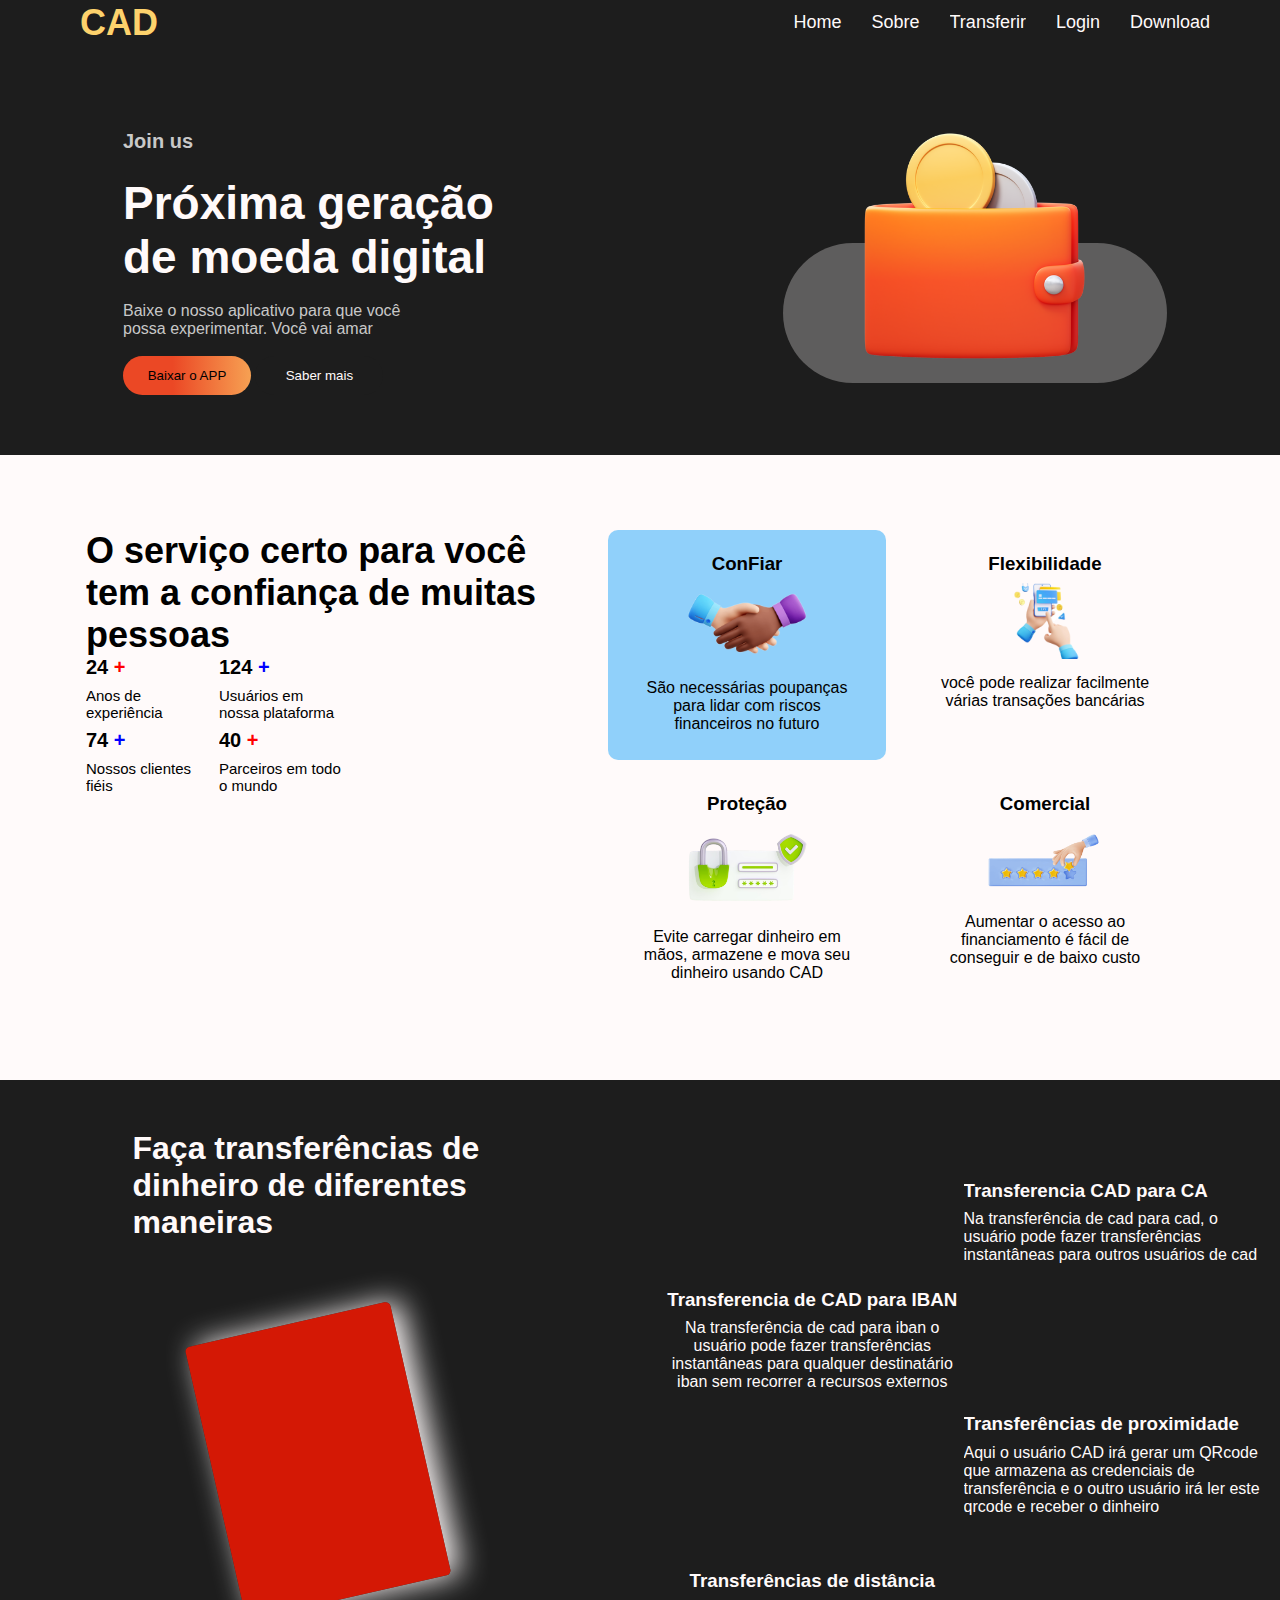
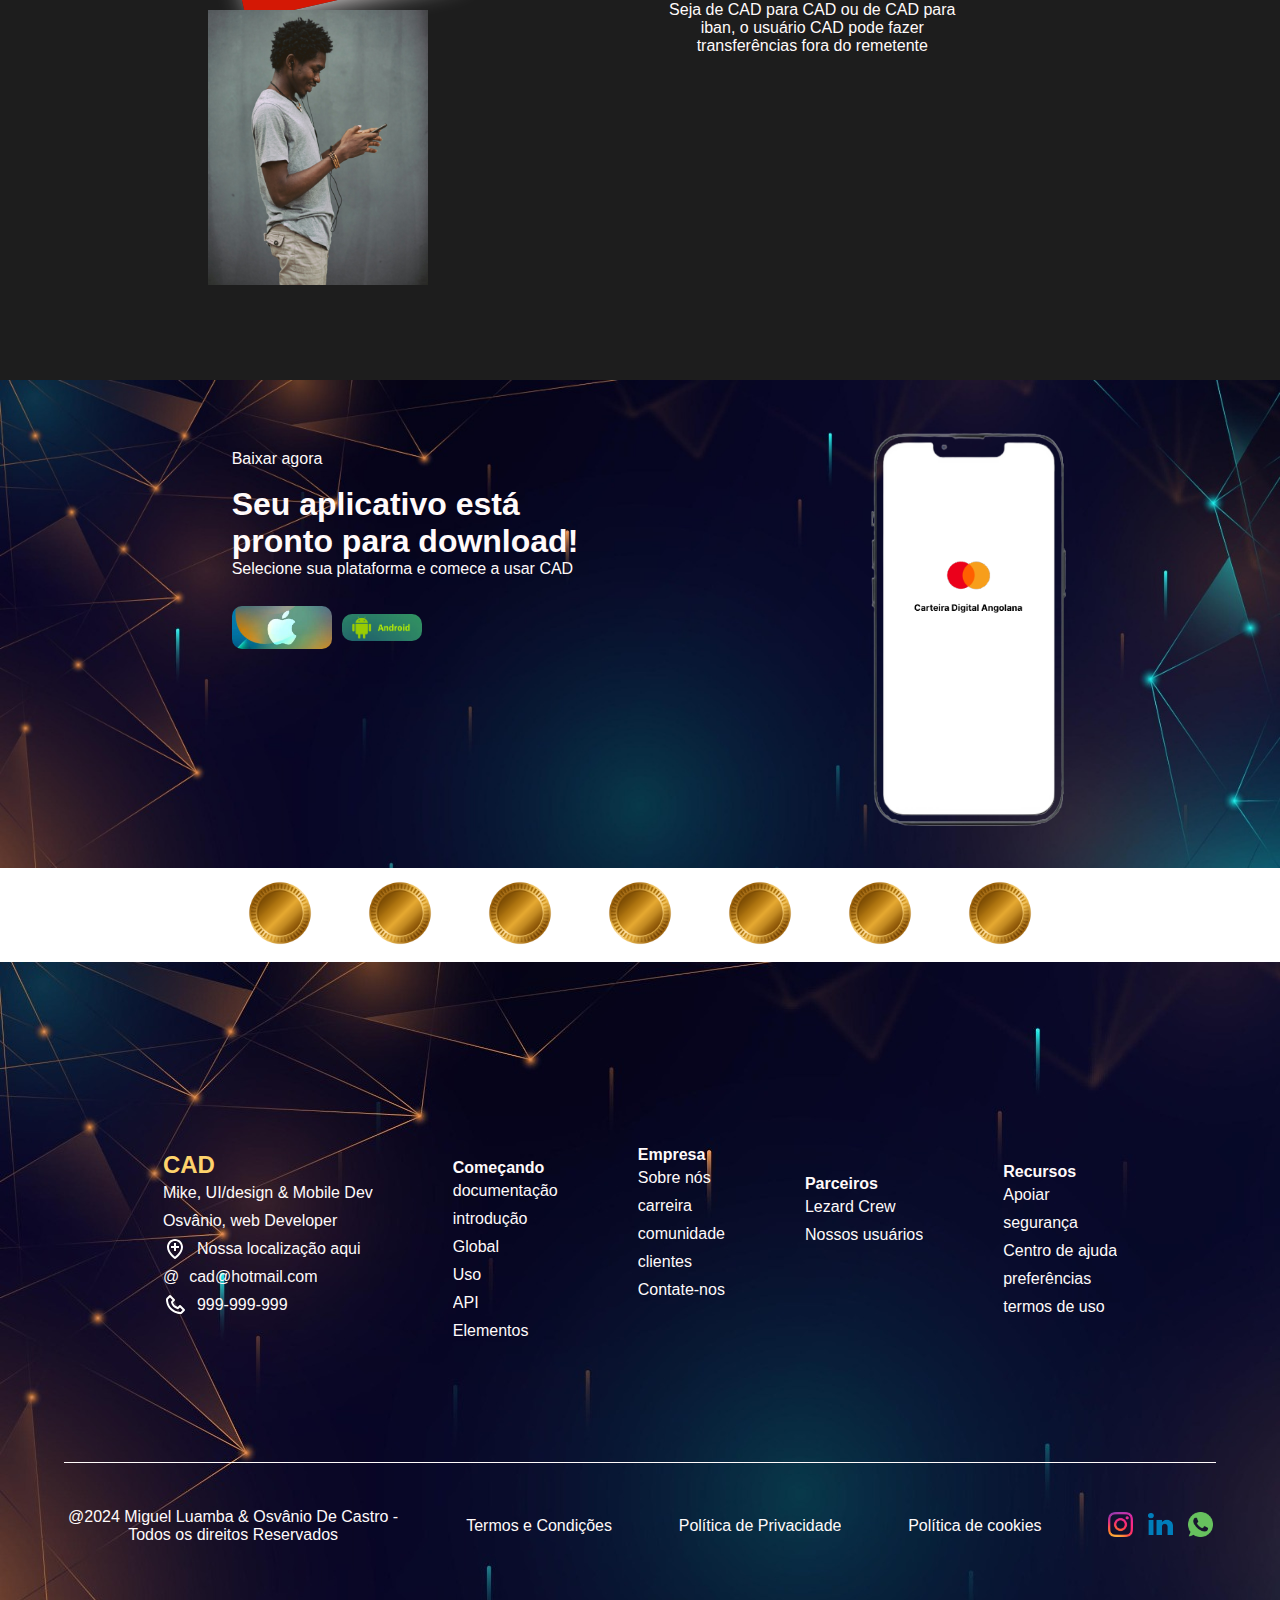
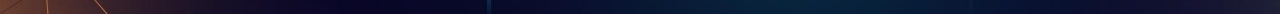
<file: app/views/index.html>
<!DOCTYPE html>
<html lang="en">
<head>
    <meta charset="UTF-8">
    <meta name="viewport" content="width=device-width, initial-scale=1.0">
    <link rel="stylesheet" href="../../public/Css/cad.css">
    <title>CAD</title>
</head>
<body>
    <div class="container">
        <header>
            <h1>CAD</h1>
            <ul>
                <li><a href="">Home</a></l1>
                <li><a href="">Sobre</a></li>
                <li><a href="">Transferir</a></li>
                <li><a href="">Login</a></li>
                <li><a href="">Download</a></li>
            </ul>
        </header>
        <article>
            <div class="left">
                <h4>Join us</h4>
                <p>&nbsp;</p>
                <h1>Próxima geração de moeda digital</h1>
                <p>&nbsp;</p>
                <p>Baixe o nosso aplicativo para que você possa experimentar. Você vai amar</p>
                <p>&nbsp;</p>
                <div class="boxButtons">
                    <button>Baixar o APP</button>
                    <button>Saber mais</button>
                </div>
            </div>
            <div class="right">
                <img src="../../public/assets/img/pasta.png" alt="">
            </div>
        </article>
        <main>
            <div class="box1">
                <h1>O serviço certo para você tem a confiança de muitas pessoas</h1>
                <div class="hand">
                    <div class="just">
                        <h4>24 <span class="redM">+</span></h4>
                        <p>Anos de experiência</p>
                    </div>
                    <div class="just1">
                        <h4>124 <span class="blueM" >+</span></h4>
                        <p>Usuários em nossa plataforma</p>
                    </div>
                </div>
                <div class="hear">
                    <div class="just">
                        <h4>74 <span class="blueM">+</span></h4>
                        <p>Nossos clientes fiéis </p>
                    </div>
                    <div class="just1">
                        <h4>40 <span class="redM">+</span> </h4>
                        <p>Parceiros em todo o mundo</p>
                    </div>
                </div>
            </div>
            <div class="box2">
                <div class="thing">
                    <div class="just2">
                        <h3>ConFiar</h3>
                        <img src="../../public/assets/img/download1.png" alt="">
                        <p>São necessárias poupanças para lidar com riscos financeiros no futuro</p>
                    </div>
                    <div class="just3">
                        <h3>Flexibilidade</h3>
                        <img src="../../public/assets/img/download2.png" alt="">
                        <p>você pode realizar facilmente várias transações bancárias</p>
                    </div>
                </div>
                <div class="pain">
                    <div class="thing">
                        <div class="just4">
                            <h3>Proteção</h3>
                            <img src="../../public/assets/img/download3.png" alt="">
                            <p>Evite carregar dinheiro em mãos, armazene e mova seu dinheiro usando CAD</p>
                        </div>
                        <div class="just5">
                            <h3>Comercial</h3>
                            <img src="../../public/assets/img/download4.png" alt="">
                            <p>Aumentar o acesso ao financiamento é fácil de conseguir e de baixo custo</p>
                        </div>

                </div>
            </div>
        </main>
        <div class="dark">
            <div class="dark0">
                <h1>Faça transferências de dinheiro de diferentes maneiras</h1>
                <div class="boxRed"></div>
                <div class="img">
                    <img src="../../public/assets/img/black man.jpg" alt="">
                </div>
            </div>
            <div class="dark1">
               <div class="text">
                   <div class="black0">
                       <h3>Transferencia de CAD para IBAN</h3>
                       <p>Na transferência de cad para iban o usuário pode fazer transferências instantâneas para qualquer destinatário iban sem recorrer a recursos externos</p>
                   </div>
                   <div class="black1">
                       <h3>Transferências de distância</h3>
                       <p>Seja de CAD para CAD ou de CAD para iban, o usuário CAD pode fazer transferências fora do remetente</p>
                   </div>
               </div>
               <div class="text1">
                    <div class="black2">
                        <h3>Transferencia CAD para CA</h3>
                        <p>Na transferência de cad para cad, o usuário pode fazer transferências instantâneas para outros usuários de cad</p>
                    </div>
                    <div class="black3">
                        <h3>Transferências de proximidade</h3>
                        <p>Aqui o usuário CAD irá gerar um QRcode que armazena as credenciais de transferência e o outro usuário irá ler este qrcode e receber o dinheiro</p>
                    </div>
                </div>
            </div>
        </div>
        <div class="nice">
            <div class="lower">
                <p>Baixar agora</p>
                <p>&nbsp;</p>
                <h1>Seu aplicativo está pronto para download!</h1>
                <p>Selecione sua plataforma e comece a usar CAD</p>
                <p>&nbsp;</p>
                <div class="apple">
                    <div class="G1">
                        <img src="../../public/assets/img/apple.jpg" alt="">
                    </div>
                    <div class="G2">
                        <img src="../../public/assets/img/android.jpg" alt="">
                    </div>
                </div>
            </div>
            <div class="phone">
                <img src="../../public/assets/img/celular.png" alt="">
            </div>
        </div>
        <div class="coin">
            <div class="coin1">
                <img src="../../public/assets/img/coin.png" alt="">
            </div>
            <div class="coin1">
                <img src="../../public/assets/img/coin.png" alt="">
            </div>
            <div class="coin1">
                <img src="../../public/assets/img/coin.png" alt="">
            </div>
            <div class="coin1">
                <img src="../../public/assets/img/coin.png" alt="">
            </div>
            <div class="coin1">
                <img src="../../public/assets/img/coin.png" alt="">
            </div>
            <div class="coin1">
                <img src="../../public/assets/img/coin.png" alt="">
            </div>
            <div class="coin1">
                <img src="../../public/assets/img/coin.png" alt="">
            </div>
        </div>
        <footer>
            <div class="range">
                <div class="cad">
                    <h2>CAD</h2>
                    <p>Mike, UI/design & Mobile Dev</p>
                    <p> Osvânio, web Developer</p>
                    <div class="location">
                        <img src="../../public/assets/icons/bx-location-plus.svg" alt="">
                        <p>Nossa localização aqui</p>
                    </div>
                    <div class="email">
                        <p>@</p>
                        <p>cad@hotmail.com</p>
                    </div>
                    <div class="number">
                        <img src="../../public/assets/icons/bx-phone.svg" alt="">
                        <p>999-999-999</p>
                    </div>
                </div>
                <div class="getting">
                    <h4>Começando</h4>
                    <p>documentação</p>
                    <p>introdução</p>
                    <p>Global</p>
                    <p>Uso</p>
                    <p>API</p>
                    <p>Elementos</p>
                </div>
                <div class="company">
                    <h4>Empresa</h4>
                    <p>Sobre nós</p>
                    <p>carreira</p>
                    <p>comunidade</p>
                    <p>clientes</p>
                    <p>Contate-nos</p>
                </div>
                <div class="parter">
                    <h4>Parceiros</h4>
                    <p>Lezard Crew</p>
                    <p>Nossos usuários</p>
                </div>
                <div class="resources">
                    <h4>Recursos</h4>
                    <p>Apoiar</p>
                    <p>segurança</p>
                    <p>Centro de ajuda</p>
                    <p>preferências</p>
                    <p>termos de uso</p>
                </div>
            </div>
            <div class="reta"></div>
            <div class="wish">
                <div class="yeager">
                    <p>@2024 Miguel Luamba & Osvânio De Castro -Todos os direitos Reservados</p>
                </div>
                <div class="terms">
                    <p>Termos e Condições</p>
                </div>
                <div class="policity">
                    <p>Política de Privacidade</p>
                </div>
                <div class="cookies">
                    <p>Política de cookies</p>
                </div>
                <div class="icons">
                    <div class="icons0">
                        <img src="../../public/assets/img/instagram.png" alt="">
                    </div>
                    <div class="icons0">
                        <img src="../../public/assets/img/Icons.png" alt="">
                    </div>
                    <div class="icons0">
                        <img src="../../public/assets/img/whatsAp.png" alt="">
                    </div>

                </div>

            </div>
        </footer>



    </div>
</body>
</html>
</file>
<file: public/Css/cad.css>
@charset "utf-8";
:root{
    --cor0:#1d1d1d;
    --cor2:#5e5d5d;
    --cor3:#0C9FFA75;
    --cor4:#75c0e328;
    --cor5:#fffafa;
    --cor6:#f98d33;
    --cor7:#FDD26C; 
    --cor8:#EB4825;
    --cor9:#C8C8C8;
}

*{
    margin: 0;
    padding: 0;
    font-family: Arial, Helvetica, sans-serif;
    overflow-x: hidden;
}
.container{
    /* background-color: var(--cor0); */
    
}
header{
    font-size: 18px;
    width: 100%;
    padding: 0 30px;
    height: 45px;
    display: flex;
    justify-content: space-between;
    align-items: center;
    position: fixed;
    z-index: 3;
    /* color: var(--cor5); */
    background-color: var(--cor0);
}
header h1{
    font-size: 36px;
    padding-left: 50px;
    color: var(--cor7);

}
header ul{
    display: flex;
    list-style: none;
    padding-right: 100px;
    gap: 30px;
}
ul li a{ 
    color: var(--cor5);
    text-decoration: none;
}

article{
    width: 100%;
    padding: 10px 0;
    display: flex;
    background-color: var(--cor0);
    padding: 120px 0 50px;
    color: var(--cor5);
    align-items: center;
    justify-content: center;
    gap: 10px;
}
.left{
    width: 50%;
    padding: 10px;
}
.left h4{
    font-size: 20px;
    color:var(--cor9);
}
.left h1{
    font-size: 46px;
    padding: 5px 0 0;
    width: 65%;
}
.left p{
    width: 49%;
    color:var(--cor9);

}
.boxButtons button{
    width: 20%;
    padding: 12px;
    cursor: pointer;
    border: none;
    border-radius: 20px;
}
.boxButtons button:nth-child(1){
    background: linear-gradient(89.46deg, var(--cor8) 39%, var(--cor7) 133.74%);
}
.boxButtons button:nth-child(1):hover{
    background: linear-gradient( var(--cor5));
    color: var(--cor5);
    transition: all 0.5s ease;
}
.boxButtons button:nth-child(2){
    background-color: var(--cor0);
    color: var(--cor5);
    transition: all 0.5s ease;
}
.boxButtons button:nth-child(2):hover{
    background: linear-gradient(79.46deg, var(--cor8) 28.38%, var(--cor7) 133.74%);
    color: var(--cor0);
    transition: all 0.5s ease;
}

.right{
    width: 30%;
    display: flex;
    justify-content: center;
    height: 140px;
    margin-top: 100px;
    border-radius: 100px;
    background-color:var(--cor2);
}
.right img{
    width: 20%;
    position: absolute;
    top: 130px;
}
main{
    width: 100%;
    display: flex;
    padding-top: 75px;
    justify-content: center;
    background-color: var(--cor5);
}
.box1{
    width: 40%;
}
.box1 h1{
    font-size: 36px;
    width: 480px;
}
.hand, .hear{
    width: 50%;
    display: flex;
    gap: 10px;
    font-size: 20px;
}
.hand p, .hear p{
    font-size: 15px;
}
.blueM{
    color: blue;
}
.redM{
    color: red;

}
.just, .just1{
    width: 100%;
}
.just p, .just1 p{
    padding: 8px 0;
}

.box2{
    width: 45%;
    padding: 0 10px 80px;
}
.thing, .pain{
    width: 100%;
    display: flex;
    justify-content: center;
    align-items: center;
    gap: 20px;
}
.just2, .just3, .just4, .just5{
    width: 400px;
    height: 200px;
    display: flex;
    padding: 15px 20px;
    flex-direction: column;
    align-items: center;
    text-align: center;
    border-radius: 10px;
}
.pain h3, .thing h3{
    padding: 8px;
}
.just2 p, .just3 p, .just4 p, .just5 p{
    padding: 15px 8px 0;
}
.just3 img{
    width: 100px;
}

.just2 img, .just4 img, .just5 img{
    width: 120px;
    padding: 10px 0;
}
.just4, .just5{
    margin-top:10px ;
}
.box2 .thing .just2:nth-child(1){
    background-color: var(--cor3);
    cursor: pointer;
}
.box2 .thing .just2:nth-child(1):hover{
    background-color: var(--cor5);
    cursor: pointer;
    transition: all 0.2s ease-in-out
}
.box2 .thing .just3:nth-child(2):hover, .box2 .pain .just4:nth-child(1):hover, .box2 .pain .just5:nth-child(2):hover{
    background-color: var(--cor3);
    cursor: pointer;
    transition: all 0.2s ease-in-out;
}

.dark{
    width: 100%;
    height: 100vh;
    overflow-y: hidden;
    justify-content: center;
    display: flex;
    background-color: var(--cor0);
    color:snow;
    gap: 10px;
}

.dark0{
    width: 50%;
    height: 50%px;
    perspective: 1000px;
    align-items: center;
    display: flex;
    flex-direction: column;
    padding: 50px 0;
}
.dark0 h1{
    height: max-content;
    width: 370px;
}
.dark0 .boxRed{
    background-color: rgba(255, 23, 0, 0.811);
    height: 280px;
    width: 210px;
    margin-top:80px ;
    border-radius: 5px;
    transform-style: preserve-3d;
    transform: rotate(-12.8deg);
    box-shadow: 10px 1px 30px var(--cor5);
    position: relative;
}
.img{
    display: flex;
    margin-bottom: -50px;
    position: absolute;
    bottom: 145px;
    
}
.img img{
    width: 220px;
}
.dark1{
    width: 50%;
    /* height: max-content; */
    padding:10px 0;
    display: flex;
    justify-content: center;
    align-items: center;
    gap: 2px;
    overflow-y: hidden;
}

.text, .text1{
    width: 47%;
    height: 100vh;
    align-items: center;
    display: flex;
    flex-direction: column;
    /* background-color:#5e5d5d; */
}

/* .text{
    border-right: 5px  dashed;
} */
.text1{
    padding: 80px 0 0;
}
.text::after{
    width: 20px;
    border: solid blue 5px;
    height: 20px;
    border-radius: 50%;

}
.black0{
    width: 100%;
    margin-top:70%;
    text-align:center;
}

.black1{
    width: 100%;
    margin-top: 60%;
    text-align:center;
}

.black0 h3, .black1 h3, .black2 h3, .black3 h3{
    padding-bottom: 8.5px;
}


.dark2{
    height: 500px;
    width: 100%;
    padding:10px 0;
    align-items: center;
    display: flex;
    flex-direction: column;
    text-align: left;
}

.black2{
    width: 100%;
    text-align: left;
    margin-top: 20%;
}
.black3{
    width: 100%;
    text-align: left;
    height: 130px;
    margin-top: 50%;
}

.nice{
    width: 100%;
    height: 438px;
    color: var(--cor5);
    display: flex;
    justify-content: center;
    gap: 5px;
    justify-content: space-evenly;
    background-image: url('../assets/img/background.jpg');
    background-size: cover;
    padding: 50px 0 0;
}
.lower{
    width: 400px;
    padding: 20px;
}
.lower h1{
    width: 390px;
}
.apple{ 
    display: flex;
    align-items: center;
    padding: 10px 0 ;
    gap: 10px;
}

.G1 img{
    border-radius: 10px;
    width: 100px;
    cursor: pointer;
}
.G2 img{
    width: 80px;
    border-radius: 10px;
    cursor: pointer;
}

.phone img{
    width: 200px;
}
.coin{
    width: 100%;
    display: flex;
    justify-content: center;
    gap: 30px;

}
.coin1 img{
    width: 90px;   
}
footer{
    width: 100%;
    align-items: center;
    height: max-content;
    padding: 0 0 70px;
    background-image: url('../assets/img/background.jpg');
    color: var(--cor5);
}
.range{
    height: 500px;
    color: var(--cor5);
    display: flex;
    justify-content: center;
    align-items: center;
    gap: 80px;
}

.range p{
    padding: 5px 0;
}

.cad{
    padding: 45px 0 0;
}
.cad h2{
    color: var(--cor7);
}
.cad .location{
    gap: 10px;
    display: flex;
}

.email{
    gap: 10px;
    display: flex;
}
.number{
    gap: 10px;
    display: flex;
}
.number span{
    font-size: 22px;   
}
.getting{
    padding: 80px  0 0;
}
.company{
    padding: 25px 0 0;
}
.resources{
    padding: 60px 0 0;
}

.reta{
    width: 90%;
    margin: 0 auto;
    border-bottom: solid 1px snow;
}

.wish{
    width: 100%;
    display: flex;
    align-items: center;
    padding: 45px 0 0;
    justify-content: space-evenly;
}
.yeager{
    width: 26%;
}
.yeager p{
    text-align: center;
}

.icons{
    display: flex;
    gap: 15px;
    align-items: center;
    cursor: pointer;
}
.icons0 img{
    width: 25px
}
</file>
